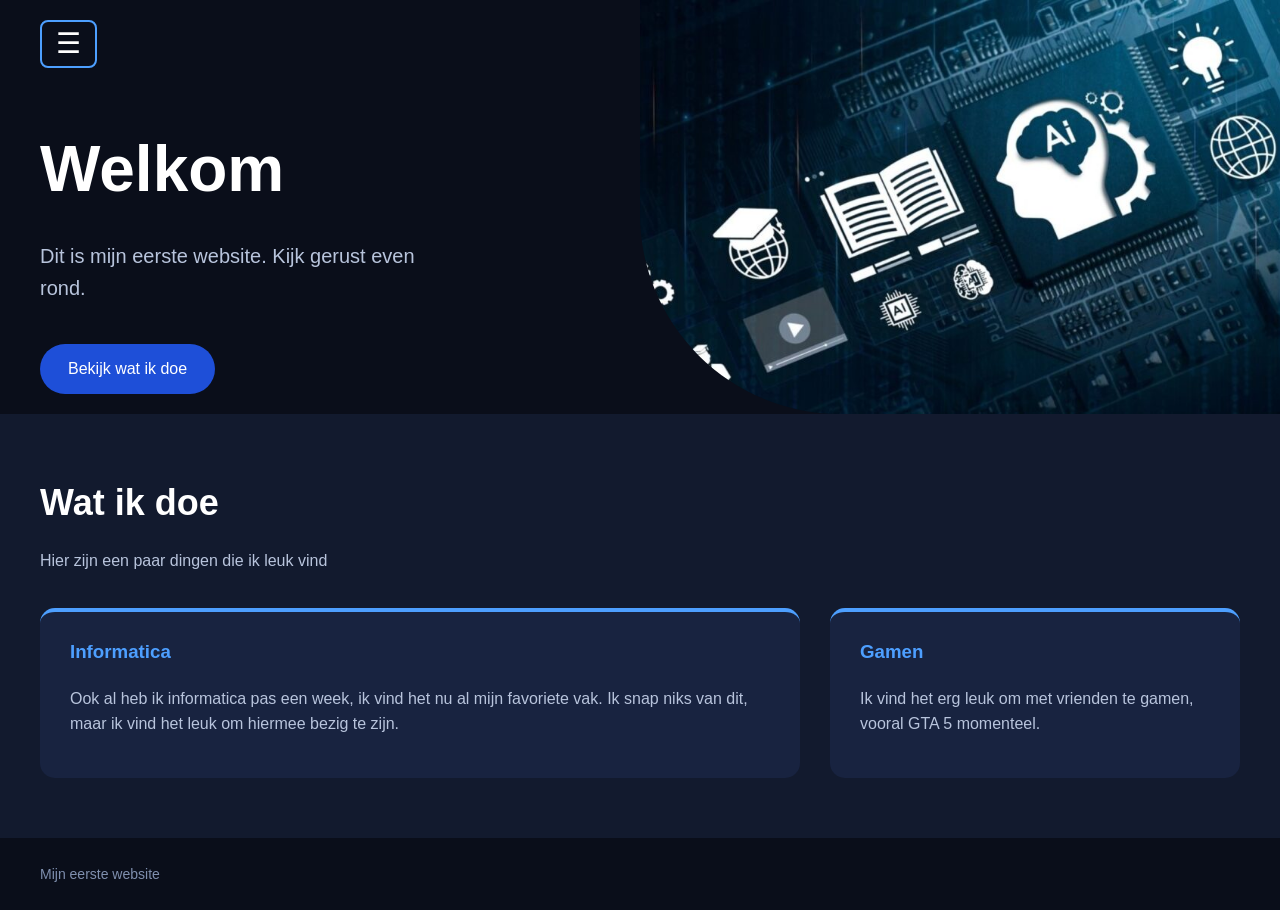
<file: index.html>
<!DOCTYPE html> <!-- dit is de homepage van mijn site -->
<html lang="nl"> <!-- hier begint de pagina -->
  <head>
    <title>Mijn website</title>
    <meta charset="utf-8">
    <!-- zodat de pagina ook op een telefoon goed past -->
    <meta name="viewport" content="width=device-width, initial-scale=1">
    <!-- hier koppel ik het css-bestand aan deze pagina -->
    <link rel="stylesheet" type="text/css" href="opmaak.css">
  </head>
  <body>

    <!-- bovenste deel: links het menu en de tekst, rechts de foto -->
    <div class="boven">

      <div class="links">
        <!-- hamburgermenu: details/summary is een ingebouwd html-element, klik op summary om open of dicht te klappen -->
        <details class="menubalk">
          <summary>☰</summary>
          <ul class="menu">
            <li><a class="actief" href="index.html">Home</a></li>
            <li><a href="binairstelsel.html">Binair stelsel</a></li>
            <li><a href="kleurmodellen.html">Kleurmodellen</a></li>
            <li><a href="compressie.html">Compressie</a></li>
            <li><a href="ai.html">AI</a></li>
          </ul>
        </details>

        <h1>Welkom</h1>
        <p>Dit is mijn eerste website. Kijk gerust even rond.</p>

        <!-- deze link springt naar het stuk hieronder met id="wat" -->
        <a class="knop" href="#wat">Bekijk wat ik doe</a>
      </div>

      <!-- upload zelf een foto met de naam foto.jpg -->
      <div class="foto">
        <img src="foto.jpg" alt="Mijn eigen foto">
      </div>

    </div>

    <!-- onderste deel: wat ik doe -->
    <div class="wat" id="wat">
      <h2>Wat ik doe</h2>
      <p>Hier zijn een paar dingen die ik leuk vind</p>

      <!-- twee kaarten naast elkaar -->
      <div class="kolommen">

        <div class="kolom1">
          <h3>Informatica</h3>
          <p>Ook al heb ik informatica pas een week, ik vind het nu al mijn favoriete vak. Ik snap niks van dit, maar ik vind het leuk om hiermee bezig te zijn.</p>
        </div>

        <div class="kolom2">
          <h3>Gamen</h3>
          <p>Ik vind het erg leuk om met vrienden te gamen, vooral GTA 5 momenteel.</p>
        </div>

      </div>
    </div>

    <footer>Mijn eerste website</footer>

  </body>
</html>
</file>
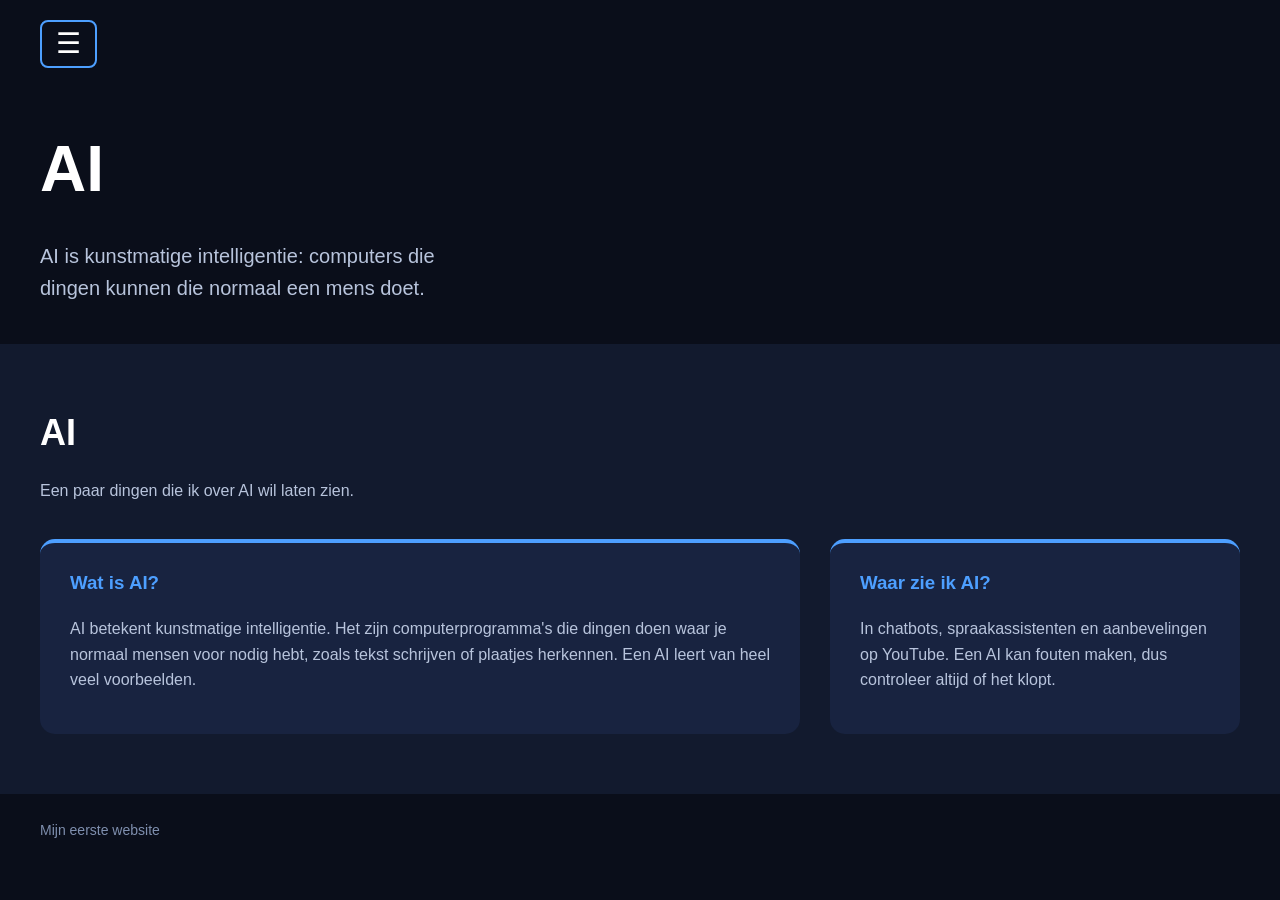
<file: ai.html>
<!DOCTYPE html> <!-- dit is de pagina over ai -->
<html lang="nl"> <!-- hier begint de pagina -->
  <head>
    <title>AI</title>
    <meta charset="utf-8">
    <!-- zodat de pagina ook op een telefoon goed past -->
    <meta name="viewport" content="width=device-width, initial-scale=1">
    <!-- hier koppel ik het css-bestand aan deze pagina -->
    <link rel="stylesheet" type="text/css" href="opmaak.css">
  </head>
  <body>

    <!-- deze pagina heeft geen foto rechts, daarom de klasse boven-zonder-foto -->
    <div class="boven boven-zonder-foto">

      <div class="links">
        <!-- hamburgermenu: details/summary is een ingebouwd html-element, klik op summary om open of dicht te klappen -->
        <details class="menubalk">
          <summary>☰</summary>
          <ul class="menu">
            <li><a href="index.html">Home</a></li>
            <li><a href="binairstelsel.html">Binair stelsel</a></li>
            <li><a href="kleurmodellen.html">Kleurmodellen</a></li>
            <li><a href="compressie.html">Compressie</a></li>
            <li><a class="actief" href="ai.html">AI</a></li>
          </ul>
        </details>

        <h1>AI</h1>
        <p>AI is kunstmatige intelligentie: computers die dingen kunnen die normaal een mens doet.</p>
      </div>

    </div>

    <!-- onderste deel: wat is AI en waar zie ik het -->
    <div class="wat">
      <h2>AI</h2>
      <p>Een paar dingen die ik over AI wil laten zien.</p>

      <div class="kolommen">
        <div class="kolom1">
          <h3>Wat is AI?</h3>
          <p>AI betekent kunstmatige intelligentie. Het zijn computerprogramma's die dingen doen waar je normaal mensen voor nodig hebt, zoals tekst schrijven of plaatjes herkennen. Een AI leert van heel veel voorbeelden.</p>
        </div>
        <div class="kolom2">
          <h3>Waar zie ik AI?</h3>
          <p>In chatbots, spraakassistenten en aanbevelingen op YouTube. Een AI kan fouten maken, dus controleer altijd of het klopt.</p>
        </div>
      </div>
    </div>

    <footer>Mijn eerste website</footer>

  </body>
</html>
</file>
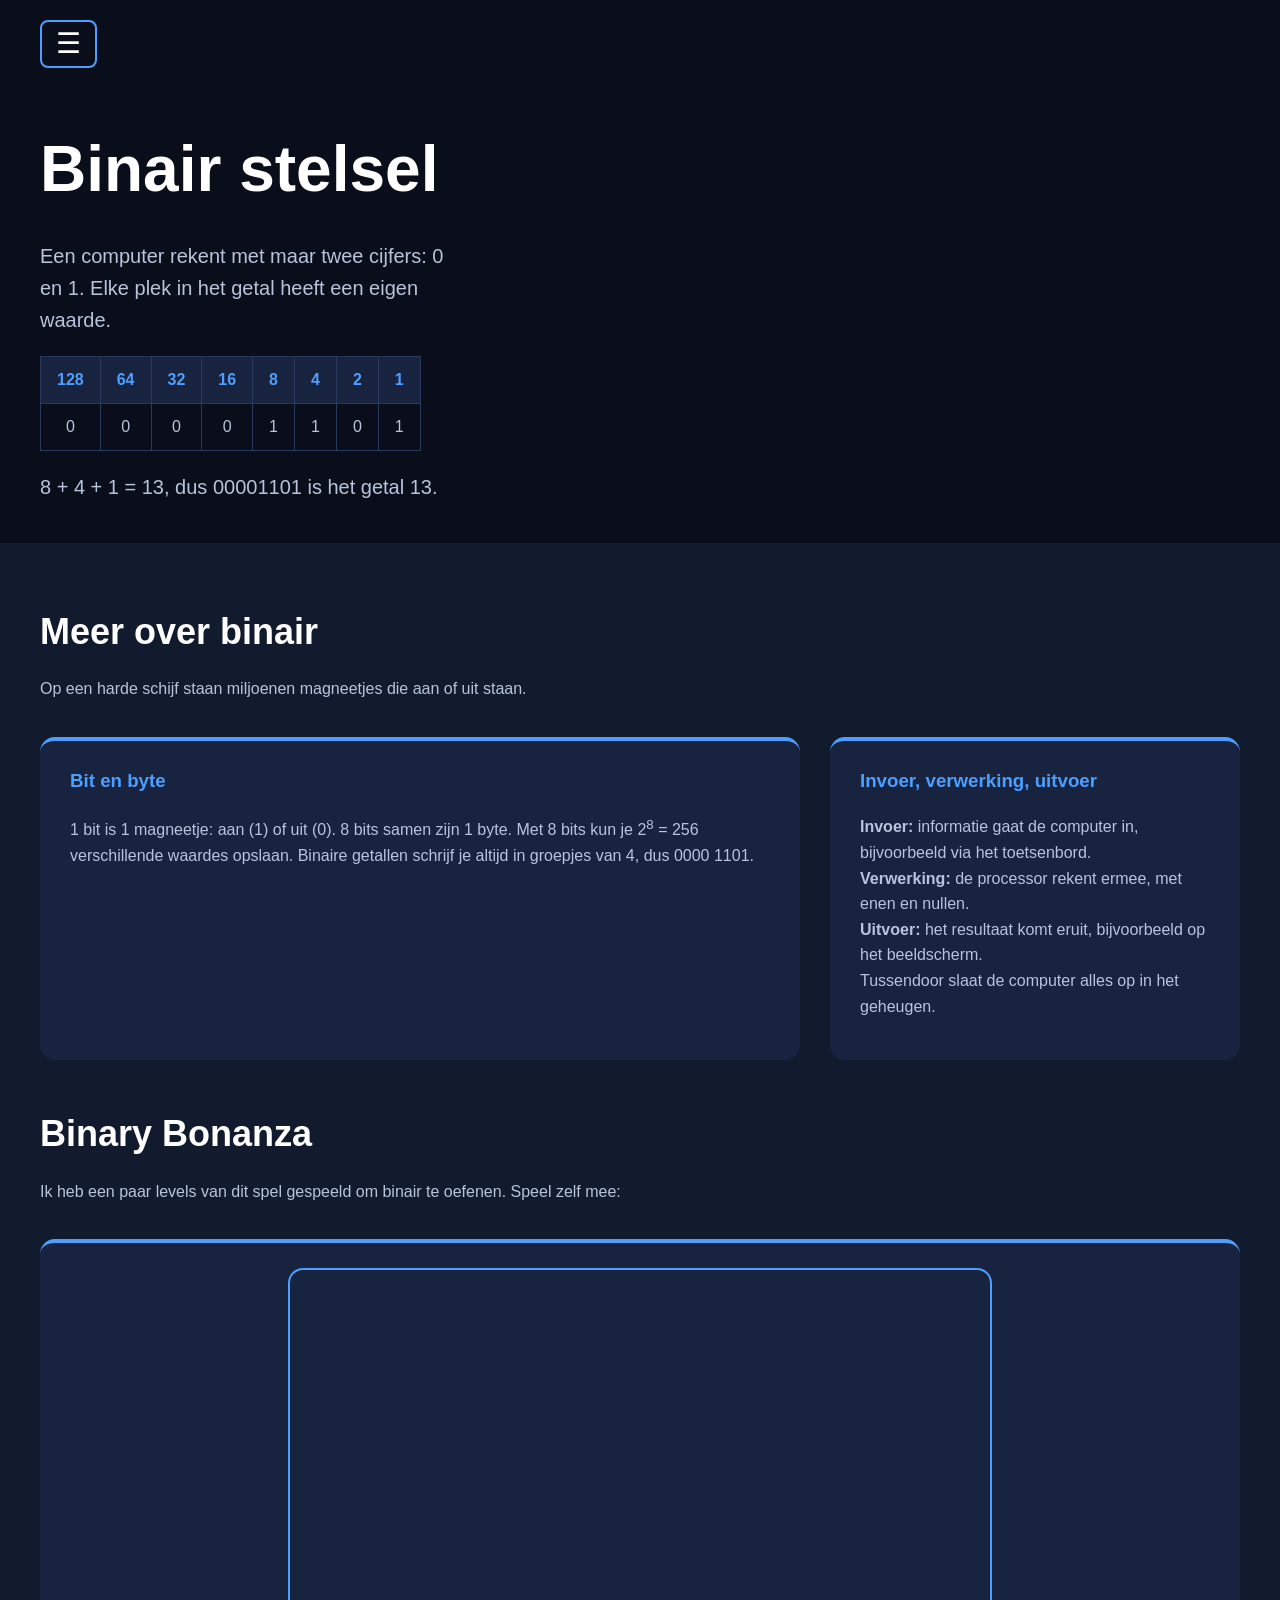
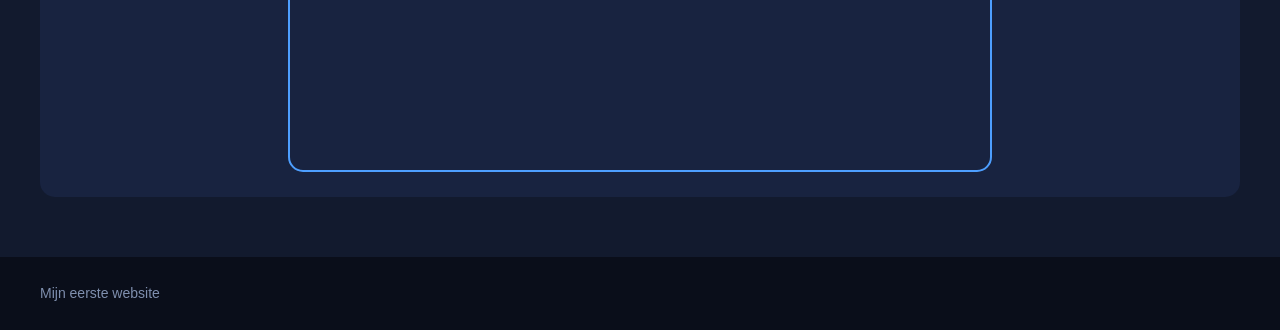
<file: binairstelsel.html>
<!DOCTYPE html> <!-- dit is de pagina over het binaire stelsel -->
<html lang="nl"> <!-- hier begint de pagina -->
  <head>
    <title>Binair stelsel</title>
    <meta charset="utf-8">
    <!-- zodat de pagina ook op een telefoon goed past -->
    <meta name="viewport" content="width=device-width, initial-scale=1">
    <!-- hier koppel ik het css-bestand aan deze pagina -->
    <link rel="stylesheet" type="text/css" href="opmaak.css">
  </head>
  <body>

    <!-- bovenste deel van de pagina: links de tekst, rechts de afbeelding (zonder foto, die was te groot) -->
    <div class="boven boven-zonder-foto">

      <!-- linkerkant: menu, titel, uitleg en tabel -->
      <div class="links">
        <!-- hamburgermenu: details/summary is een ingebouwd html-element, klik op summary om open of dicht te klappen -->
        <details class="menubalk">
          <summary>☰</summary>
          <ul class="menu">
            <li><a href="index.html">Home</a></li>
            <li><a class="actief" href="binairstelsel.html">Binair stelsel</a></li>
            <li><a href="kleurmodellen.html">Kleurmodellen</a></li>
            <li><a href="compressie.html">Compressie</a></li>
            <li><a href="ai.html">AI</a></li>
          </ul>
        </details>

        <h1>Binair stelsel</h1>
        <p>Een computer rekent met maar twee cijfers: 0 en 1. Elke plek in het getal heeft een eigen waarde.</p>

        <table>
          <tr>
            <th>128</th>
            <th>64</th>
            <th>32</th>
            <th>16</th>
            <th>8</th>
            <th>4</th>
            <th>2</th>
            <th>1</th>
          </tr>
          <tr>
            <td>0</td>
            <td>0</td>
            <td>0</td>
            <td>0</td>
            <td>1</td>
            <td>1</td>
            <td>0</td>
            <td>1</td>
          </tr>
        </table>

        <p>8 + 4 + 1 = 13, dus 00001101 is het getal 13.</p>
      </div>

    </div>

    <!-- onderste deel: bits en bytes, invoer-verwerking-uitvoer en het spel -->
    <div class="wat">
      <h2>Meer over binair</h2>
      <p>Op een harde schijf staan miljoenen magneetjes die aan of uit staan.</p>

      <div class="kolommen">

        <div class="kolom1">
          <h3>Bit en byte</h3>
          <p>1 bit is 1 magneetje: aan (1) of uit (0). 8 bits samen zijn 1 byte. Met 8 bits kun je 2<sup>8</sup> = 256 verschillende waardes opslaan. Binaire getallen schrijf je altijd in groepjes van 4, dus 0000 1101.</p>
        </div>

        <!-- invoer - verwerking - uitvoer: wat een computer doet met al die enen en nullen -->
        <div class="kolom2">
          <h3>Invoer, verwerking, uitvoer</h3>
          <p><b>Invoer:</b> informatie gaat de computer in, bijvoorbeeld via het toetsenbord.<br>
          <b>Verwerking:</b> de processor rekent ermee, met enen en nullen.<br>
          <b>Uitvoer:</b> het resultaat komt eruit, bijvoorbeeld op het beeldscherm.<br>
          Tussendoor slaat de computer alles op in het geheugen.</p>
        </div>

      </div>

      <h2>Binary Bonanza</h2>
      <p>Ik heb een paar levels van dit spel gespeeld om binair te oefenen. Speel zelf mee:</p>

      <div class="kolommen">
        <!-- spelkaart: zelfde vak als de andere, maar springt niet omhoog -->
        <div class="kolom1 spelkaart">
          <!-- iframe = een andere pagina (het spel) die in mijn pagina getoond wordt -->
          <iframe class="spel" src="https://games.penjee.com/binary-bonanza/game.php" title="Binary Bonanza"></iframe>
        </div>
      </div>
    </div>

    <footer>Mijn eerste website</footer>

  </body>
</html>
</file>
<file: opmaak.css>
/* UITLEG SELECTORS: een selector zegt op welk deel van de pagina de opmaak werkt.
   h1 {...}            = elementnaam: werkt op alle h1's
   .boven {...}        = punt: een klasse, werkt op elk element met class="boven"
   ul.menu li a {...}  = met spaties: alleen een a (link) in een li in een ul met class menu
   a:hover {...}       = :hover, werkt alleen als de muis erop staat */

/* ===== ALGEMEEN: dingen die voor de hele site gelden ===== */

/* body = de hele pagina. Donkerblauwe achtergrond, witte tekst, klaar */
body {
  margin: 0;                      /* geen rand om de pagina heen */
  background-color: #0a0e1a;      /* donkerblauw, lijkt me gewoon cool */
  color: white;                   /* tekstkleur, want donker + zwarte tekst = niks zien */
  font-family: Arial, sans-serif; /* lettertype, Arial is saai maar werkt altijd */
  line-height: 1.6;               /* ruimte tussen de regels, anders lijkt het een brij */
}

/* alle paragrafen (p) iets grijsblauw ipv wit, ziet er rustiger uit */
p {
  color: #b8c4dc;
}

/* alle links blauw, anders zijn ze paars/lelijk */
a {
  color: #4d9fff;
}


/* ===== MENU (het hamburgerding bovenin) ===== */

/* de doos om het hele menu heen */
.menubalk {
  position: relative;   /* nodig zodat het uitklapmenu eronder blijft hangen */
  margin-bottom: 50px;  /* ruimte onder het knopje zodat het niet tegen de titel plakt */
}

/* het knopje met die 3 streepjes ☰ */
.menubalk summary {
  cursor: pointer;               /* handje als je er met je muis op staat */
  display: inline-block;         /* knopje is zo breed als nodig, niet de hele regel */
  font-size: 28px;               /* groot genoeg om op te klikken */
  line-height: 1;
  padding: 8px 14px;             /* ruimte binnen het knopje */
  border: 2px solid #4d9fff;     /* blauw randje */
  border-radius: 8px;            /* afgeronde hoekjes */
  list-style: none;              /* haalt het standaard pijltje weg */
}

/* het standaard pijltje weghalen voor Chrome en dat soort browsers */
.menubalk summary::-webkit-details-marker {
  display: none;
}

/* als het menu open is wordt het knopje felblauw */
.menubalk[open] summary {
  background-color: #1e4fd8;
}

/* de lijst met links die uitklapt */
.menu {
  position: absolute;            /* zweeft los over de rest heen */
  top: 55px;                     /* 55px van boven = net onder het knopje */
  left: 0;                       /* helemaal links */
  margin: 0;
  padding: 0;
  list-style-type: none;         /* geen bolletjes voor de lijst */
  background-color: #121a2e;
  border: 2px solid #4d9fff;
  border-radius: 8px;
  overflow: hidden;              /* zodat de hoekjes mooi rond blijven */
  min-width: 190px;              /* minimaal zo breed, anders wordt het smal */
  z-index: 10;                   /* ligt boven de andere dingen, anders verdwijnt het eronder */
}

/* elke link in het menu */
.menu li a {
  display: block;                /* hele balk is klikbaar, niet alleen de tekst */
  color: white;
  padding: 14px 20px;            /* eerst boven/onder, dan links/rechts */
  text-decoration: none;         /* geen streepje onder de link */
  transition: background-color 0.15s ease; /* kleur verandert soepel ipv ineens */
}

/* als je er met je muis overheen gaat (hover) wordt het blauw */
.menu li a:hover {
  background-color: #1e4fd8;
}

/* de pagina waar je nu op zit is altijd blauw */
.menu li a.actief {
  background-color: #1e4fd8;
}


/* ===== BOVENSTE DEEL: tekst links, foto rechts ===== */

/* flex = dingen naast elkaar zetten ipv onder elkaar */
.boven {
  display: flex;
}

/* de tekstkant, 50% van de breedte */
.links {
  width: 50%;
  padding: 20px 40px;            /* ruimte binnenin zodat de tekst niet tegen de rand zit */
  box-sizing: border-box;        /* padding telt mee in de 50%, anders past het niet */
}

/* als er geen foto is mag de tekst de hele breedte (tot 700px) */
.boven-zonder-foto .links {
  width: 100%;
  max-width: 700px;
}

/* de grote titel */
h1 {
  font-size: 64px;               /* groot, het is de titel */
  margin: 10px 0 10px 0;         /* boven, rechts, onder, links */
}

/* paragrafen in de tekstkant: iets groter en niet te breed */
.links p {
  font-size: 20px;
  max-width: 420px;              /* anders worden de regels te lang om te lezen */
}

/* de knop ("Bekijk wat ik doe") */
.knop {
  display: inline-block;
  margin-top: 20px;
  padding: 12px 28px;
  background-color: #1e4fd8;
  color: white;
  text-decoration: none;         /* geen streepje onder de tekst */
  border-radius: 30px;           /* heel rond, dan lijkt het een echte knop */
  transition: background-color 0.15s ease;
}

/* knop wordt lichter als je er overheen gaat */
.knop:hover {
  background-color: #4d9fff;
}

/* de fotokant, de andere 50% */
.foto {
  width: 50%;
}

/* de foto zelf */
.foto img {
  display: block;                /* haalt een vervelend gaatje onder de foto weg */
  width: 100%;                   /* foto vult het hele vak */
  height: 100%;
  object-fit: cover;             /* foto wordt bijgesneden zodat hij past, niet uitgerekt */
  border-bottom-left-radius: 200px; /* grote ronde hoek linksonder, voor de looks */
}

/* alleen voor de binaire stelsel pagina: hele afbeelding laten zien, niks afsnijden */
.foto-binair img {
  object-fit: contain;
}


/* ===== "WAT IK DOE" GEDEELTE ===== */

/* het lichtere vak onder de bovenkant */
.wat {
  background-color: #121a2e;
  padding: 60px 40px;            /* veel ruimte, dan ziet het er minder volgepropt uit */
}

/* kopjes van niveau 2 */
h2 {
  font-size: 36px;
  margin: 0 0 5px 0;
}

/* de twee vakken naast elkaar (Informatica en Gamen) */
.kolommen {
  display: flex;                 /* naast elkaar */
  gap: 30px;                     /* ruimte tussen de vakken */
  margin-top: 35px;
}

/* eerste vak is 2x zo breed als het tweede (2 tegen 1) */
.kolom1 {
  flex: 2;
}

.kolom2 { /* selector met punt = klasse: dit is de rechterkaart (smaller dan kolom1) */
  flex: 1;
}

/* opmaak die voor allebei de vakken hetzelfde is, daarom 1 keer opgeschreven met een komma */
.kolom1, .kolom2 {
  background-color: #182340;
  padding: 25px 30px;
  border-radius: 15px;
  border-top: 4px solid #4d9fff; /* blauw streepje bovenaan, ziet er netjes uit */
  transition: transform 0.15s ease;
}

/* vakje springt een beetje omhoog als je erop gaat staan */
.kolom1:hover, .kolom2:hover {
  transform: translateY(-4px);   /* 4px omhoog (min = omhoog, vreemd maar waar) */
}

/* kopjes van niveau 3 in de vakken */
h3 {
  color: #4d9fff;
  margin-top: 0;                 /* anders zit er te veel ruimte boven */
}


/* ===== ONDERKANT ===== */

/* het stukje helemaal onderaan de pagina */
footer {
  padding: 25px 40px;
  color: #7f8fae;                /* grijs, mag niet te veel opvallen */
  font-size: 14px;
}


/* ===== TABEL (binair stelsel pagina) ===== */

table {
  border-collapse: collapse;     /* randjes van de vakjes plakken aan elkaar ipv dubbele lijnen */
  margin-top: 20px;
}

/* th = kop van een kolom, td = gewoon vakje. Allebei krijgen dit */
th, td {
  border: 1px solid #2a3a5c;     /* dun randje om elk vakje */
  padding: 10px 16px;
  text-align: center;            /* getallen in het midden */
}

/* de bovenste rij (128, 64, 32...) iets anders van kleur */
th {
  background-color: #182340;
  color: #4d9fff;
}

/* de vakjes eronder (0 en 1) */
td {
  color: #b8c4dc;
}


/* ===== AFBEELDING OP DE KLEURMODELLEN PAGINA ===== */

.kleurenfoto {
  margin-top: 30px;
  max-width: 480px;              /* niet te groot */
}

.kleurenfoto img { /* selector met spatie: alleen de img (foto) BINNEN het vak kleurenfoto */
  width: 100%;                   /* past zich aan aan het vak waar hij in zit */
  border-radius: 15px;           /* afgeronde hoekjes */
}


/* ===== TELEFOON ===== */

/* alles hieronder werkt alleen als het scherm 700px of smaller is (dus telefoon) */
@media (max-width: 700px) {
  /* niks meer naast elkaar, alles gewoon onder elkaar */
  .boven, .kolommen {
    display: block;
  }
  /* tekst en foto nemen de hele breedte */
  .links, .foto {
    width: 100%;
  }
  /* foto niet te hoog op een telefoon */
  .foto img {
    height: 250px;
  }
  /* titel kleiner, anders past hij niet */
  h1 {
    font-size: 44px;
  }
  /* de ronde hoek van de foto ook kleiner */
  .foto img {
    border-bottom-left-radius: 80px;
  }
  /* beetje ruimte tussen de vakken die nu onder elkaar staan */
  .kolom1, .kolom2 {
    margin-bottom: 20px;
  }
}


/* ===== NIEUW: extra dingen voor de nieuwe pagina's (zelfde kleuren als de rest van de site) ===== */

/* meerdere h2's in het lichte vak: wat ruimte ertussen, behalve bij de eerste */
.wat h2 { margin-top: 45px; }
.wat h2:first-child { margin-top: 0; }

/* brede tabel mag zijwaarts scrollen op een telefoon, zodat de pagina niet breder wordt */
.scroll { overflow-x: auto; }

/* kleurvakje in de kleurentabel: breedte 60px, hoogte 24px */
.vak {
  width: 60px;
  height: 24px;
  margin: 0 auto;                /* in het midden van het vakje */
  border: 1px solid #b8c4dc;
  border-radius: 6px;
}

/* afbeelding die een link naar een video is */
.videolink img {
  display: block;
  width: 100%;
  border-radius: 15px;
  border: 2px solid #4d9fff;
}

/* het spel Binary Bonanza (iframe): breedte max 700px, hoogte 500px, in het midden van het vak */
iframe.spel {
  display: block;
  width: 100%;
  max-width: 700px;
  height: 500px;
  margin: 0 auto;
  border: 2px solid #4d9fff;
  border-radius: 15px;
}

/* het vak met het spel mag niet omhoog springen als je erop gaat staan, dat is irritant tijdens het spelen */
.spelkaart:hover { transform: none; }
</file>
